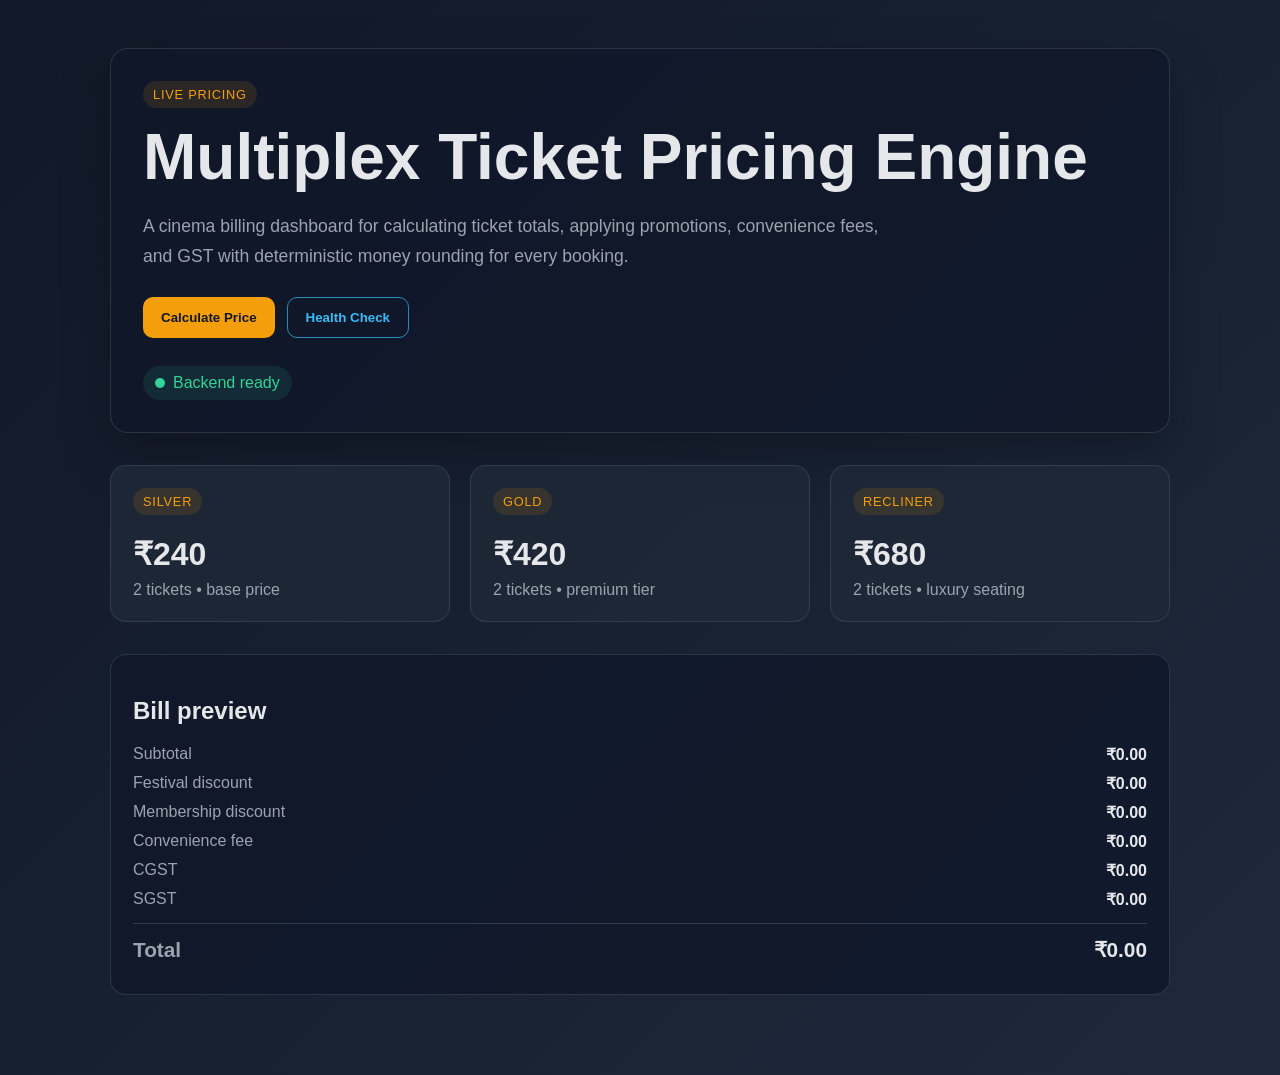
<file: backend/app/static/index.html>
<!DOCTYPE html>
<html lang="en">
  <head>
    <meta charset="UTF-8" />
    <meta name="viewport" content="width=device-width, initial-scale=1.0" />
    <title>Multiplex Pricing Engine</title>
    <style>
      :root {
        --bg: #111827;
        --panel: #1f2937;
        --card: #0f172a;
        --primary: #f59e0b;
        --accent: #38bdf8;
        --text: #e5e7eb;
        --muted: #9ca3af;
        --success: #34d399;
      }
      * { box-sizing: border-box; }
      body {
        margin: 0;
        font-family: Arial, Helvetica, sans-serif;
        background: linear-gradient(135deg, #111827, #1e293b);
        color: var(--text);
      }
      .container {
        max-width: 1100px;
        margin: 0 auto;
        padding: 48px 20px 80px;
      }
      .hero {
        background: rgba(15, 23, 42, 0.8);
        border: 1px solid rgba(148, 163, 184, 0.2);
        border-radius: 18px;
        padding: 32px;
        box-shadow: 0 20px 50px rgba(0,0,0,0.25);
      }
      h1 {
        margin: 0 0 14px;
        font-size: clamp(2rem, 5vw, 4rem);
      }
      .subtitle {
        color: var(--muted);
        font-size: 1.1rem;
        line-height: 1.7;
        max-width: 760px;
      }
      .grid {
        display: grid;
        grid-template-columns: repeat(auto-fit, minmax(240px, 1fr));
        gap: 20px;
        margin-top: 32px;
      }
      .card {
        background: rgba(31, 41, 55, 0.85);
        border: 1px solid rgba(148, 163, 184, 0.18);
        border-radius: 16px;
        padding: 22px;
      }
      .tag {
        display: inline-block;
        padding: 6px 10px;
        border-radius: 999px;
        background: rgba(245, 158, 11, 0.12);
        color: var(--primary);
        font-size: 0.8rem;
        letter-spacing: 0.06em;
        text-transform: uppercase;
        margin-bottom: 12px;
      }
      .price {
        font-size: 2rem;
        font-weight: bold;
        margin: 8px 0;
      }
      .meta {
        color: var(--muted);
      }
      .button-row {
        margin-top: 26px;
        display: flex;
        flex-wrap: wrap;
        gap: 12px;
      }
      button {
        appearance: none;
        border: none;
        padding: 12px 18px;
        border-radius: 10px;
        cursor: pointer;
        font-weight: 700;
      }
      .primary {
        background: var(--primary);
        color: #111827;
      }
      .secondary {
        background: transparent;
        border: 1px solid rgba(56, 189, 248, 0.7);
        color: var(--accent);
      }
      .status {
        margin-top: 28px;
        display: inline-flex;
        align-items: center;
        gap: 8px;
        color: var(--success);
        background: rgba(52, 211, 153, 0.1);
        padding: 8px 12px;
        border-radius: 999px;
      }
      .dot {
        width: 10px;
        height: 10px;
        background: var(--success);
        border-radius: 50%;
      }
      .section {
        margin-top: 32px;
      }
      .bill {
        background: rgba(15, 23, 42, 0.8);
        border: 1px solid rgba(148,163,184,0.2);
        border-radius: 16px;
        padding: 22px;
      }
      .line {
        display: flex;
        justify-content: space-between;
        margin: 10px 0;
        color: var(--muted);
      }
      .line strong {
        color: var(--text);
      }
      .total {
        border-top: 1px solid rgba(148,163,184,0.25);
        padding-top: 14px;
        margin-top: 14px;
        font-size: 1.3rem;
        font-weight: 700;
      }
    </style>
  </head>
  <body>
    <div class="container">
      <div class="hero">
        <div class="tag">Live pricing</div>
        <h1>Multiplex Ticket Pricing Engine</h1>
        <p class="subtitle">
          A cinema billing dashboard for calculating ticket totals, applying promotions,
          convenience fees, and GST with deterministic money rounding for every booking.
        </p>
        <div class="button-row">
          <button class="primary" onclick="calculateBooking()">Calculate Price</button>
          <button class="secondary" onclick="window.location.href='/health'">Health Check</button>
        </div>
        <div class="status"><span class="dot"></span>Backend ready</div>
      </div>

      <div class="grid">
        <div class="card">
          <div class="tag">Silver</div>
          <div class="price">₹240</div>
          <div class="meta">2 tickets • base price</div>
        </div>
        <div class="card">
          <div class="tag">Gold</div>
          <div class="price">₹420</div>
          <div class="meta">2 tickets • premium tier</div>
        </div>
        <div class="card">
          <div class="tag">Recliner</div>
          <div class="price">₹680</div>
          <div class="meta">2 tickets • luxury seating</div>
        </div>
      </div>

      <div class="section bill">
        <h2>Bill preview</h2>
        <div class="line"><span>Subtotal</span><strong id="subtotal">₹0.00</strong></div>
        <div class="line"><span>Festival discount</span><strong id="festival">₹0.00</strong></div>
        <div class="line"><span>Membership discount</span><strong id="member">₹0.00</strong></div>
        <div class="line"><span>Convenience fee</span><strong id="fee">₹0.00</strong></div>
        <div class="line"><span>CGST</span><strong id="cgst">₹0.00</strong></div>
        <div class="line"><span>SGST</span><strong id="sgst">₹0.00</strong></div>
        <div class="line total"><span>Total</span><strong id="grand">₹0.00</strong></div>
      </div>
    </div>

    <script>
      async function calculateBooking() {
        const payload = {
          items: [
            { tier: 'Silver', quantity: 2, unit_price: 120.00 },
            { tier: 'Gold', quantity: 1, unit_price: 450.00 }
          ],
          festival_discount: 100,
          membership_percent: 10,
          membership_cap: 150,
          convenience_fee_per_ticket: 20,
          gst_rate: 0.18
        };

        const response = await fetch('/pricing/calculate', {
          method: 'POST',
          headers: { 'Content-Type': 'application/json' },
          body: JSON.stringify(payload)
        });

        const result = await response.json();
        document.getElementById('subtotal').textContent = `₹${Number(result.subtotal).toFixed(2)}`;
        document.getElementById('festival').textContent = `₹${Number(result.flat_discount).toFixed(2)}`;
        document.getElementById('member').textContent = `₹${Number(result.membership_discount).toFixed(2)}`;
        document.getElementById('fee').textContent = `₹${Number(result.convenience_fee).toFixed(2)}`;
        document.getElementById('cgst').textContent = `₹${Number(result.cgst).toFixed(2)}`;
        document.getElementById('sgst').textContent = `₹${Number(result.sgst).toFixed(2)}`;
        document.getElementById('grand').textContent = `₹${Number(result.grand_total).toFixed(2)}`;
      }
    </script>
  </body>
</html>
</file>
